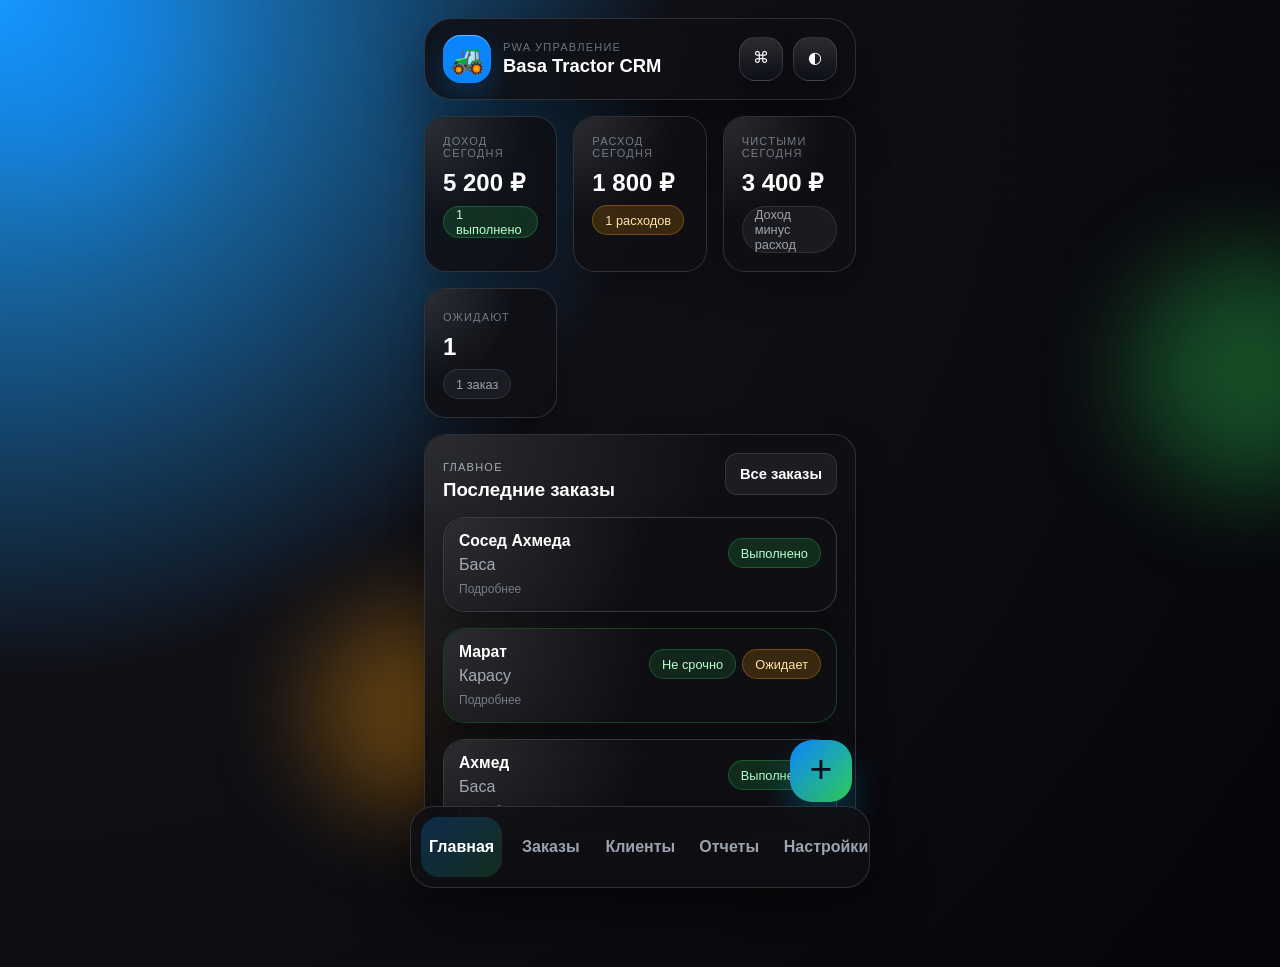
<file: index.html>
<!DOCTYPE html>
<html lang="ru">
  <head>
    <meta charset="UTF-8" />
    <meta
      name="viewport"
      content="width=device-width, initial-scale=1, maximum-scale=1, viewport-fit=cover, user-scalable=no"
    />
    <meta name="theme-color" content="#0a84ff" />
    <meta name="apple-mobile-web-app-capable" content="yes" />
    <meta name="apple-mobile-web-app-status-bar-style" content="black-translucent" />
    <meta
      name="description"
      content="PWA для учета клиентов, заказов, расходов, прибыли и отчетов для услуг мини-трактора."
    />
    <link rel="manifest" href="./manifest.webmanifest" />
    <link rel="icon" href="./assets/icon-192.svg" type="image/svg+xml" />
    <link rel="apple-touch-icon" href="./assets/icon-192.svg" />
    <link rel="stylesheet" href="./styles.css" />
    <title>Basa Tractor CRM</title>
  </head>
  <body>
    <div class="app-shell">
      <div class="ambient-backdrop" aria-hidden="true">
        <div class="ambient ambient-blue"></div>
        <div class="ambient ambient-green"></div>
        <div class="ambient ambient-amber"></div>
        <div class="grid-overlay"></div>
      </div>

      <header class="topbar glass-panel">
        <div class="brand-block">
          <div class="brand-mark">🚜</div>
          <div class="brand-copy">
            <p class="eyebrow">PWA Управление</p>
            <h1>Basa Tractor CRM</h1>
          </div>
        </div>

        <div class="topbar-actions">
          <button id="headerCalculatorButton" class="icon-button" type="button" aria-label="Открыть калькулятор">
            <span>⌘</span>
          </button>
          <button id="themeToggleButton" class="icon-button" type="button" aria-label="Сменить тему">
            <span>◐</span>
          </button>
        </div>
      </header>

      <main id="appContent" class="app-content" aria-live="polite"></main>

      <button id="quickAddButton" class="quick-add-button" type="button" aria-label="Быстрое добавление">
        <span>+</span>
      </button>

      <nav class="bottom-nav glass-panel" aria-label="Основная навигация">
        <button class="nav-item is-active" data-screen="home" type="button">
          <span>Главная</span>
        </button>
        <button class="nav-item" data-screen="orders" type="button">
          <span>Заказы</span>
        </button>
        <button class="nav-item" data-screen="clients" type="button">
          <span>Клиенты</span>
        </button>
        <button class="nav-item" data-screen="reports" type="button">
          <span>Отчеты</span>
        </button>
        <button class="nav-item" data-screen="settings" type="button">
          <span>Настройки</span>
        </button>
      </nav>
    </div>

    <div id="sheetRoot" class="sheet-root" aria-live="polite"></div>
    <div id="toastRoot" class="toast-root" aria-live="assertive" aria-atomic="true"></div>

    <template id="sheetTemplate">
      <section class="sheet-backdrop" role="presentation">
        <div class="sheet-panel glass-panel" role="dialog" aria-modal="true">
          <div class="sheet-handle" aria-hidden="true"></div>
          <div class="sheet-header">
            <div>
              <p class="sheet-kicker"></p>
              <h2 class="sheet-title"></h2>
            </div>
            <button class="icon-button sheet-close" type="button" aria-label="Закрыть">
              <span>✕</span>
            </button>
          </div>
          <div class="sheet-body"></div>
        </div>
      </section>
    </template>

    <script type="module" src="./src/app.js"></script>
  </body>
</html>
</file>
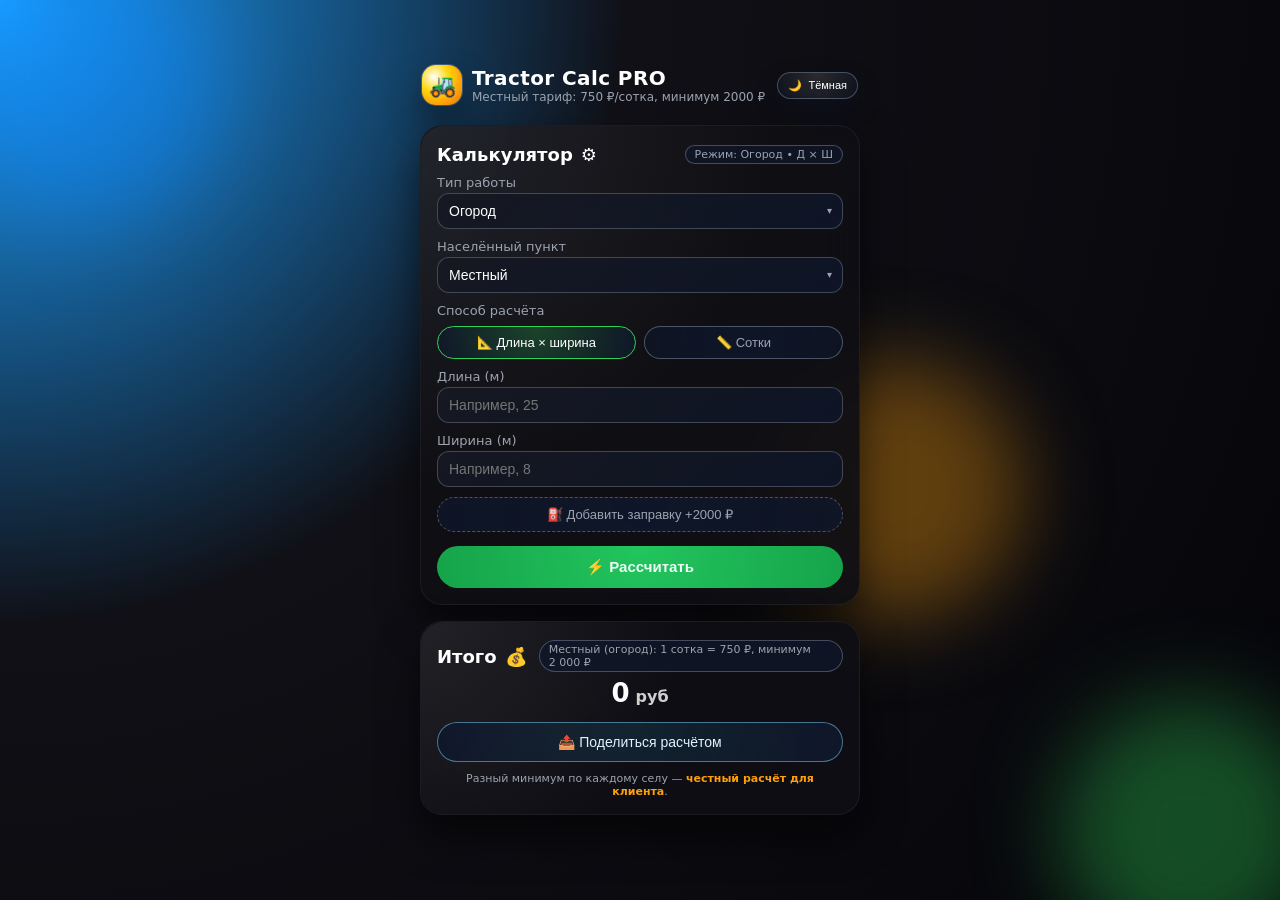
<file: calculator-embedded.html>
<!DOCTYPE html>
<html lang="ru">
<head>
  <meta charset="UTF-8" />
  <meta name="viewport" content="width=device-width, initial-scale=1.0" />
  <title>Tractor Calc PRO</title>
  <style>
    :root { --bg-gradient: radial-gradient(circle at top left, #1b9fff 0%, #101016 40%, #050509 100%); --card-bg: rgba(15, 15, 20, 0.92); --card-border: rgba(255, 255, 255, 0.06); --accent: #30d158; --accent-soft: rgba(48, 209, 88, 0.25); --accent-3: #ff9f0a; --accent-3-soft: rgba(255, 159, 10, 0.2); --text-main: #ffffff; --text-muted: #9ca3af; --input-bg: rgba(22, 24, 34, 0.95); --input-border: rgba(148, 163, 184, 0.35); --shadow-soft: 0 20px 40px rgba(0, 0, 0, 0.55); --radius-lg: 22px; }
    body.light-theme { --bg-gradient: radial-gradient(circle at top left, #e0f2fe 0%, #f9fafb 40%, #e5e7eb 100%); --card-bg: rgba(255, 255, 255, 0.98); --card-border: rgba(15, 23, 42, 0.06); --text-main: #111827; --text-muted: #6b7280; --input-bg: rgba(243, 244, 246, 0.98); --input-border: rgba(148, 163, 184, 0.45); --shadow-soft: 0 18px 35px rgba(15, 23, 42, 0.2); }
    * { box-sizing: border-box; -webkit-tap-highlight-color: transparent; }
    body { margin: 0; font-family: system-ui, -apple-system, BlinkMacSystemFont, "Segoe UI", sans-serif; background: #050509; background-image: var(--bg-gradient); color: var(--text-main); min-height: 100vh; display: flex; justify-content: center; align-items: stretch; padding: 14px 10px 22px; overflow-x: hidden; }
    .bg-ornament { position: fixed; inset: 0; pointer-events: none; z-index: -1; overflow: hidden; }
    .bg-blob { position: absolute; width: 260px; height: 260px; border-radius: 50%; filter: blur(40px); opacity: 0.35; mix-blend-mode: screen; animation: float 12s infinite ease-in-out; }
    .bg-blob:nth-child(1) { top: -40px; left: -40px; background: #0a84ff; }
    .bg-blob:nth-child(2) { bottom: -60px; right: -40px; background: #30d158; animation-delay: 2s; }
    .bg-blob:nth-child(3) { top: 40%; right: 20%; background: #ff9f0a; animation-delay: 4s; }
    @keyframes float { 0% { transform: translate3d(0, 0, 0) scale(1); } 50% { transform: translate3d(10px, -18px, 0) scale(1.05); } 100% { transform: translate3d(0, 0, 0) scale(1); } }
    .app { width: 100%; max-width: 440px; margin: auto; position: relative; }
    .app-header { display: flex; align-items: center; justify-content: space-between; margin-bottom: 16px; padding: 4px 2px; }
    .logo-wrap { display: flex; align-items: center; gap: 10px; }
    .logo-icon { width: 40px; height: 40px; border-radius: 14px; background: radial-gradient(circle at 30% 30%, #ffffff 0, #ffd60a 38%, #ff9f0a 70%, #d97706 100%); box-shadow: 0 0 0 1px rgba(248, 250, 252, 0.2), 0 18px 35px rgba(0, 0, 0, 0.4); display: flex; align-items: center; justify-content: center; color: #111827; font-size: 22px; }
    .logo-text h1 { font-size: 20px; margin: 0; letter-spacing: 0.02em; }
    .logo-sub { font-size: 12px; color: var(--text-muted); }
    .theme-toggle { border-radius: 999px; padding: 6px 10px; border: 1px solid rgba(148, 163, 184, 0.4); background: radial-gradient(circle at top, rgba(255, 255, 255, 0.12), rgba(15, 23, 42, 0.42)); color: var(--text-main); display: flex; align-items: center; gap: 6px; font-size: 11px; cursor: pointer; box-shadow: 0 10px 22px rgba(15, 23, 42, 0.4); }
    .card { background: var(--card-bg); border-radius: var(--radius-lg); padding: 18px 16px 16px; margin-bottom: 16px; box-shadow: var(--shadow-soft); border: 1px solid var(--card-border); backdrop-filter: blur(20px); position: relative; overflow: hidden; }
    .card::before { content: ""; position: absolute; inset: 0; border-radius: inherit; background: radial-gradient(circle at top left, rgba(250, 250, 250, 0.12), transparent 55%); opacity: 0.7; pointer-events: none; }
    .card-main, .result-wrap { position: relative; z-index: 1; }
    .card-header { display: flex; justify-content: space-between; align-items: center; margin-bottom: 10px; gap: 12px; }
    .card-header h2 { margin: 0; font-size: 18px; display: flex; align-items: center; gap: 8px; }
    .pill { font-size: 11px; padding: 2px 9px; border-radius: 999px; border: 1px solid rgba(148, 163, 184, 0.4); background: rgba(15, 23, 42, 0.75); color: var(--text-muted); }
    label { display: block; font-size: 13px; margin-top: 10px; margin-bottom: 3px; color: var(--text-muted); }
    select, input[type="number"] { width: 100%; padding: 9px 11px; border-radius: 12px; border: 1px solid var(--input-border); background: linear-gradient(135deg, var(--input-bg), rgba(15, 23, 42, 0.85)); color: var(--text-main); font-size: 14px; outline: none; appearance: none; }
    .select-wrap { position: relative; }
    .select-wrap::after { content: "▾"; position: absolute; right: 11px; top: 50%; transform: translateY(-52%); font-size: 10px; color: var(--text-muted); pointer-events: none; }
    .switch { display: flex; gap: 8px; margin-top: 8px; }
    .chip-btn, .toggle-btn-extra, .btn-main, .btn-share { width: 100%; cursor: pointer; border-radius: 999px; }
    .chip-btn { flex: 1; padding: 8px 10px; border: 1px solid rgba(148, 163, 184, 0.45); background: radial-gradient(circle at top, rgba(15, 23, 42, 0.9), rgba(15, 23, 42, 0.7)); color: var(--text-muted); font-size: 13px; }
    .chip-btn.active { background: radial-gradient(circle at top, var(--accent-soft), rgba(15, 23, 42, 0.9)); border-color: var(--accent); color: var(--text-main); }
    .toggle-btn-extra { margin-top: 10px; padding: 9px 11px; border: 1px dashed rgba(148, 163, 184, 0.45); background: radial-gradient(circle at top, rgba(15, 23, 42, 0.95), rgba(15, 23, 42, 0.8)); color: var(--text-muted); font-size: 13px; }
    .toggle-btn-extra.active { border-style: solid; border-color: var(--accent-3); background: radial-gradient(circle at top, var(--accent-3-soft), rgba(15, 23, 42, 0.95)); color: #fef9c3; }
    .btn-main { margin-top: 14px; padding: 12px 14px; border: none; background: radial-gradient(circle at top, #22c55e, #16a34a); color: #ecfdf5; font-size: 15px; font-weight: 600; }
    .btn-share { margin-top: 10px; padding: 11px 14px; border: 1px solid rgba(125, 211, 252, 0.5); background: radial-gradient(circle at top, rgba(56, 189, 248, 0.12), rgba(15, 23, 42, 0.96)); color: #e0f2fe; font-size: 14px; }
    .result { text-align: center; font-size: 26px; font-weight: 700; margin-bottom: 4px; display: flex; align-items: baseline; justify-content: center; gap: 6px; }
    .result-anim { animation: popIn 0.25s ease-out; }
    @keyframes popIn { 0% { transform: scale(0.9) translateY(4px); opacity: 0; } 100% { transform: scale(1) translateY(0); opacity: 1; } }
    .result span.currency { font-size: 16px; font-weight: 600; opacity: 0.8; }
    .small { text-align: center; font-size: 12px; color: var(--text-muted); margin-top: 4px; white-space: pre-line; }
    .tagline { font-size: 11px; text-align: center; margin-top: 10px; color: var(--text-muted); }
    .tagline span { color: var(--accent-3); font-weight: 600; }
  </style>
</head>
<body>
  <div class="bg-ornament"><div class="bg-blob"></div><div class="bg-blob"></div><div class="bg-blob"></div></div>
  <div class="app">
    <header class="app-header">
      <div class="logo-wrap">
        <div class="logo-icon" id="logoIcon">🚜</div>
        <div class="logo-text">
          <h1>Tractor Calc PRO</h1>
          <div class="logo-sub" id="logoSub">Быстрый расчёт вспашки</div>
        </div>
      </div>
      <button class="theme-toggle" id="themeToggle"><span id="themeEmoji">🌙</span><span id="themeLabel">Тёмная</span></button>
    </header>
    <div class="card">
      <div class="card-main">
        <div class="card-header"><h2>Калькулятор <span>⚙️</span></h2><div class="pill" id="modeHint">Режим: Огород • Д × Ш</div></div>
        <label>Тип работы</label>
        <div class="select-wrap"><select id="type" onchange="updateHints()"><option value="ogorod">Огород</option><option value="parnik">Парник</option></select></div>
        <label>Населённый пункт</label>
        <div class="select-wrap">
          <select id="city" onchange="updateHints()">
            <option value="mestniy" data-min-price="2000">Местный</option>
            <option value="grozny" data-min-price="5000">Грозный</option>
            <option value="gudermes" data-min-price="5000">Гудермес</option>
            <option value="kurchaloy" data-min-price="3500">Курчалой</option>
            <option value="shali" data-min-price="4000">Шали</option>
            <option value="avtury" data-min-price="3000">Автуры</option>
            <option value="djalka" data-min-price="4000">Джалка</option>
            <option value="argun" data-min-price="4000">Аргун</option>
            <option value="urus-martan" data-min-price="6000">Урус-Мартан</option>
            <option value="achkhoi-martan" data-min-price="8000">Ачхой-Мартан</option>
            <option value="starye-atagi" data-min-price="5000">Старые Атаги</option>
            <option value="novye-atagi" data-min-price="4000">Новые Атаги</option>
            <option value="bachi-yurt" data-min-price="4000">Бачи-Юрт</option>
          </select>
        </div>
        <label>Способ расчёта</label>
        <div class="switch">
          <button id="btnSize" class="chip-btn active" onclick="setMode('size')" type="button">📐 Длина × ширина</button>
          <button id="btnSotki" class="chip-btn" onclick="setMode('sotki')" type="button">📏 Сотки</button>
        </div>
        <div id="sizeBlock">
          <label>Длина (м)</label>
          <input type="number" id="length" min="0" inputmode="decimal" placeholder="Например, 25" />
          <label>Ширина (м)</label>
          <input type="number" id="width" min="0" inputmode="decimal" placeholder="Например, 8" />
        </div>
        <div id="sotkiBlock" style="display:none">
          <label>Сотки</label>
          <input type="number" id="sotki" min="0" step="0.01" inputmode="decimal" placeholder="Например, 6" />
        </div>
        <button id="fuelBtn" class="toggle-btn-extra" onclick="toggleFuel()" type="button">⛽ Добавить заправку +2000 ₽</button>
        <button class="btn-main" onclick="calc()" type="button">⚡ Рассчитать</button>
      </div>
    </div>
    <div class="card">
      <div class="result-wrap">
        <div class="card-header" style="margin-bottom:6px;"><h2>Итого <span>💰</span></h2><div class="pill" id="priceHint">1 сотка = 1000 ₽ (минимум по городу)</div></div>
        <div class="result" id="result">0 <span class="currency">руб</span></div>
        <div class="small" id="details"></div>
        <button class="btn-share" onclick="share()" type="button">📤 Поделиться расчётом</button>
        <div class="tagline" id="tagline">Точный расчёт <span>за пару секунд</span> — удобно для клиента.</div>
      </div>
    </div>
  </div>
  <script>
    let mode='size'; let fuel=false; let lastText=''; let theme='dark';
    const modeHintEl=document.getElementById('modeHint'); const logoSubEl=document.getElementById('logoSub'); const priceHintEl=document.getElementById('priceHint'); const taglineEl=document.getElementById('tagline'); const resultEl=document.getElementById('result'); const themeToggleBtn=document.getElementById('themeToggle'); const themeEmojiEl=document.getElementById('themeEmoji'); const themeLabelEl=document.getElementById('themeLabel'); const logoIconEl=document.getElementById('logoIcon');
    function updateHints(){const type=document.getElementById('type').value; const citySelect=document.getElementById('city'); const cityOption=citySelect.options[citySelect.selectedIndex]; const cityName=cityOption.textContent.trim(); const minPrice=Number(cityOption.dataset.minPrice||0); const cityValue=cityOption.value; const isLocal=cityValue==='mestniy'; logoSubEl.textContent=type==='ogorod'?(isLocal?'Местный тариф: 750 ₽/сотка, минимум 2000 ₽':`Огород • ${cityName}`):(isLocal?'Парник (местный): 900 ₽/сотка, минимум 2000 ₽':`Парник • ${cityName}`); modeHintEl.textContent=`Режим: ${type==='ogorod'?'Огород':'Парник'} • ${mode==='size'?'Д × Ш':'Сотки'}`; priceHintEl.textContent=type==='ogorod'?`${cityName} (огород): ${isLocal?'1 сотка = 750 ₽':'1 сотка = 1000 ₽'}, минимум ${minPrice.toLocaleString('ru-RU')} ₽`:`${cityName} (парник): ${isLocal?'1 сотка = 900 ₽':'1 сотка = 1200 ₽'}, минимум ${minPrice.toLocaleString('ru-RU')} ₽`; taglineEl.innerHTML=type==='ogorod'?'Разный минимум по каждому селу — <span>честный расчёт для клиента</span>.':'Парник дороже за сотку, но минимум как у огорода — <span>понятный тариф</span>.';}
    function setMode(nextMode){mode=nextMode; document.getElementById('sizeBlock').style.display=mode==='size'?'block':'none'; document.getElementById('sotkiBlock').style.display=mode==='sotki'?'block':'none'; document.getElementById('btnSize').classList.toggle('active',mode==='size'); document.getElementById('btnSotki').classList.toggle('active',mode==='sotki'); updateHints();}
    function toggleFuel(){fuel=!fuel; document.getElementById('fuelBtn').classList.toggle('active',fuel);}
    function getSotki(){if(mode==='size'){const length=+document.getElementById('length').value||0; const width=+document.getElementById('width').value||0; return (length*width)/100;} return +document.getElementById('sotki').value||0;}
    function animateResult(){resultEl.classList.remove('result-anim'); void resultEl.offsetWidth; resultEl.classList.add('result-anim');}
    function calc(){const type=document.getElementById('type').value; const citySelect=document.getElementById('city'); const cityOption=citySelect.options[citySelect.selectedIndex]; const cityName=cityOption.textContent.trim(); const cityValue=cityOption.value; const minPrice=Number(cityOption.dataset.minPrice||0); const sotki=getSotki(); let total=0; if(sotki<=0){resultEl.innerHTML='0 <span class="currency">руб</span>'; document.getElementById('details').innerText='Укажите площадь (длину и ширину или количество соток).'; lastText=''; return;} const isLocal=cityValue==='mestniy'; if(type==='ogorod'){total=sotki*(isLocal?750:1000); total=Math.max(total,isLocal?2000:minPrice);} else {total=sotki*(isLocal?900:1200); total=Math.max(total,isLocal?2000:minPrice);} if(fuel) total+=2000; const rounded=Math.round(total); resultEl.innerHTML=`${rounded.toLocaleString('ru-RU')} <span class="currency">руб</span>`; animateResult(); lastText=`Тип: ${type==='ogorod'?'Огород':'Парник'}\nНас. пункт: ${cityName}\nПлощадь: ${sotki.toFixed(2)} сот.\nИтого: ${rounded.toLocaleString('ru-RU')} ₽${fuel?' + заправка 2000 ₽':''}`; document.getElementById('details').innerText=lastText;}
    async function share(){if(!lastText){alert('Сначала выполните расчёт.'); return;} if(navigator.share){await navigator.share({title:'Расчёт трактора',text:lastText}); return;} if(navigator.clipboard&&navigator.clipboard.writeText){await navigator.clipboard.writeText(lastText); alert('Скопировано в буфер обмена!'); return;} alert('Поделиться не удалось: нет поддержки API.');}
    function toggleTheme(){theme=theme==='dark'?'light':'dark'; document.body.classList.toggle('light-theme',theme==='light'); themeEmojiEl.textContent=theme==='light'?'☀️':'🌙'; themeLabelEl.textContent=theme==='light'?'Светлая':'Тёмная'; logoIconEl.textContent='🚜';}
    themeToggleBtn.addEventListener('click',toggleTheme); setMode('size'); updateHints();
  </script>
</body>
</html>
</file>
<file: styles.css>
:root {
  color-scheme: dark;
  --bg: #050509;
  --bg-gradient: radial-gradient(circle at top left, #1b9fff 0%, #101016 42%, #050509 100%);
  --panel: rgba(15, 15, 20, 0.88);
  --panel-strong: rgba(14, 16, 24, 0.96);
  --panel-border: rgba(255, 255, 255, 0.14);
  --text-primary: #ffffff;
  --text-secondary: #9ca3af;
  --text-dim: #6b7280;
  --accent: #30d158;
  --accent-soft: rgba(48, 209, 88, 0.18);
  --accent-blue: #0a84ff;
  --accent-blue-soft: rgba(10, 132, 255, 0.16);
  --accent-amber: #ff9f0a;
  --accent-amber-soft: rgba(255, 159, 10, 0.18);
  --danger: #ff5f57;
  --danger-soft: rgba(255, 95, 87, 0.18);
  --success-soft: rgba(48, 209, 88, 0.16);
  --shadow-xl: 0 26px 60px rgba(0, 0, 0, 0.42);
  --shadow-lg: 0 16px 34px rgba(0, 0, 0, 0.28);
  --radius-xl: 28px;
  --radius-lg: 22px;
  --radius-md: 16px;
  --radius-sm: 12px;
  --content-width: 460px;
  --transition-fast: 180ms ease;
  --transition-mid: 260ms ease;
  --font-display: "SF Pro Display", "Segoe UI", "Helvetica Neue", sans-serif;
  --font-body: "SF Pro Text", "Segoe UI", "Helvetica Neue", sans-serif;
}

body.light-theme {
  color-scheme: light;
  --bg: #edf4ff;
  --bg-gradient: radial-gradient(circle at top left, #9fd6ff 0%, #f8fbff 42%, #e5edf7 100%);
  --panel: rgba(255, 255, 255, 0.84);
  --panel-strong: rgba(255, 255, 255, 0.97);
  --panel-border: rgba(15, 23, 42, 0.14);
  --text-primary: #111827;
  --text-secondary: #4b5563;
  --text-dim: #6b7280;
  --shadow-xl: 0 24px 46px rgba(15, 23, 42, 0.12);
  --shadow-lg: 0 14px 28px rgba(15, 23, 42, 0.1);
}

* {
  box-sizing: border-box;
  -webkit-tap-highlight-color: transparent;
}

html,
body {
  width: 100%;
  min-width: 320px;
  overflow-x: hidden;
}

body {
  margin: 0;
  font-family: var(--font-body);
  background: var(--bg);
  background-image: var(--bg-gradient);
  color: var(--text-primary);
  min-height: 100vh;
  overscroll-behavior-y: contain;
}

button,
input,
select,
textarea {
  font: inherit;
}

button {
  cursor: pointer;
}

img,
svg {
  max-width: 100%;
}

.app-shell {
  position: relative;
  width: min(100%, var(--content-width));
  margin: 0 auto;
  min-height: 100vh;
  padding: max(18px, env(safe-area-inset-top)) 14px calc(114px + env(safe-area-inset-bottom));
}

.ambient-backdrop {
  position: fixed;
  inset: 0;
  overflow: hidden;
  pointer-events: none;
  z-index: -1;
}

.ambient {
  position: absolute;
  border-radius: 999px;
  filter: blur(50px);
  opacity: 0.34;
  animation: floaty 15s ease-in-out infinite;
}

.ambient-blue {
  top: -80px;
  left: -70px;
  width: 260px;
  height: 260px;
  background: var(--accent-blue);
}

.ambient-green {
  right: -90px;
  top: 28%;
  width: 240px;
  height: 240px;
  background: var(--accent);
  animation-delay: 2.8s;
}

.ambient-amber {
  bottom: 10%;
  left: 24%;
  width: 200px;
  height: 200px;
  background: var(--accent-amber);
  animation-delay: 4.6s;
}

.grid-overlay {
  position: absolute;
  inset: 0;
  background-image:
    linear-gradient(rgba(255, 255, 255, 0.03) 1px, transparent 1px),
    linear-gradient(90deg, rgba(255, 255, 255, 0.03) 1px, transparent 1px);
  background-size: 22px 22px;
  mask-image: linear-gradient(to bottom, rgba(0, 0, 0, 0.26), transparent 85%);
}

@keyframes floaty {
  0%,
  100% {
    transform: translate3d(0, 0, 0) scale(1);
  }
  50% {
    transform: translate3d(12px, -20px, 0) scale(1.04);
  }
}

.glass-panel {
  background: var(--panel);
  border: 1px solid var(--panel-border);
  box-shadow: var(--shadow-xl);
  backdrop-filter: blur(24px);
}

.topbar {
  display: flex;
  align-items: center;
  justify-content: space-between;
  padding: 16px 18px;
  border-radius: var(--radius-xl);
  margin-bottom: 16px;
}

.brand-block {
  display: flex;
  align-items: center;
  gap: 12px;
}

.brand-mark {
  width: 48px;
  height: 48px;
  border-radius: 18px;
  display: grid;
  place-items: center;
  font-weight: 700;
  font-size: 1.75rem;
  color: #ffffff;
  background: #0a84ff;
  box-shadow:
    inset 0 1px 0 rgba(255, 255, 255, 0.4),
    0 12px 28px rgba(10, 132, 255, 0.24);
}

.brand-copy h1,
.page-title h2,
.section-header h3,
.sheet-title,
.hero-card h2,
.metric-card strong,
.report-stat strong {
  font-family: var(--font-display);
}

.brand-copy h1 {
  margin: 2px 0 0;
  font-size: 1.15rem;
}

.eyebrow,
.sheet-kicker,
.muted-label,
.tiny-text {
  margin: 0;
  color: var(--text-dim);
  text-transform: uppercase;
  letter-spacing: 0.11em;
  font-size: 0.69rem;
}

.topbar-actions {
  display: flex;
  gap: 10px;
}

.icon-button,
.chip-button,
.primary-button,
.secondary-button,
.ghost-button,
.whatsapp-button,
.call-button,
.danger-button {
  border: 0;
  transition:
    transform var(--transition-fast),
    box-shadow var(--transition-fast),
    background var(--transition-fast),
    border-color var(--transition-fast);
}

.icon-button {
  width: 44px;
  height: 44px;
  border-radius: 16px;
  color: var(--text-primary);
  background: linear-gradient(180deg, rgba(255, 255, 255, 0.12), rgba(15, 23, 42, 0.18));
  border: 1px solid rgba(148, 163, 184, 0.22);
  display: inline-flex;
  align-items: center;
  justify-content: center;
  padding: 0;
  box-shadow: var(--shadow-lg);
}

.icon-button span,
.quick-add-button span {
  display: inline-flex;
  align-items: center;
  justify-content: center;
  line-height: 1;
  min-width: 1em;
  min-height: 1em;
}

.icon-button span {
  transform: translateY(-1px);
}

.icon-button:active,
.chip-button:active,
.primary-button:active,
.secondary-button:active,
.ghost-button:active,
.danger-button:active,
.quick-add-button:active,
.nav-item:active {
  transform: scale(0.98);
}

.app-content {
  display: flex;
  flex-direction: column;
  gap: 16px;
}

.screen-stack,
.content-stack,
.list-stack,
.stats-grid,
.filters-grid,
.form-grid {
  display: grid;
  gap: 16px;
}

.hero-card,
.section-card,
.metric-card,
.record-card,
.list-card,
.settings-card,
.report-card,
.state-card,
.empty-card {
  position: relative;
  border-radius: var(--radius-lg);
  padding: 18px;
  overflow: hidden;
}

.hero-card::before,
.section-card::before,
.metric-card::before,
.record-card::before,
.list-card::before,
.settings-card::before,
.report-card::before,
.state-card::before,
.empty-card::before,
.sheet-panel::before {
  content: "";
  position: absolute;
  inset: 0;
  border-radius: inherit;
  background: radial-gradient(circle at top left, rgba(255, 255, 255, 0.12), transparent 50%);
  pointer-events: none;
}

.hero-card {
  background:
    linear-gradient(135deg, rgba(10, 132, 255, 0.24), rgba(48, 209, 88, 0.1)),
    var(--panel-strong);
  border: 1px solid rgba(255, 255, 255, 0.08);
  box-shadow: var(--shadow-xl);
}

.hero-card h2 {
  margin: 6px 0 8px;
  font-size: 1.55rem;
}

.hero-card p {
  margin: 0;
  color: var(--text-secondary);
  line-height: 1.5;
}

.hero-actions,
.inline-actions,
.segment-control,
.summary-switcher,
.quick-action-grid,
.settings-actions {
  display: flex;
  gap: 10px;
  flex-wrap: wrap;
}

.source-list {
  display: grid;
  gap: 10px;
}

.source-row {
  display: flex;
  align-items: center;
  justify-content: space-between;
  gap: 10px;
  padding: 10px 12px;
  border-radius: 14px;
  background: rgba(255, 255, 255, 0.045);
  border: 1px solid rgba(148, 163, 184, 0.18);
}

.source-row strong {
  min-width: 0;
  overflow-wrap: anywhere;
}

.chip-button,
.primary-button,
.secondary-button,
.ghost-button,
.whatsapp-button,
.call-button,
.danger-button {
  display: inline-flex;
  align-items: center;
  justify-content: center;
  gap: 7px;
  min-height: 42px;
  padding: 0 14px;
  border-radius: 12px;
  font-weight: 600;
  font-size: 0.92rem;
  text-align: center;
  text-decoration: none;
  line-height: 1.1;
  white-space: nowrap;
}

.record-details .inline-actions {
  display: grid;
  grid-template-columns: repeat(2, minmax(0, 1fr));
  gap: 8px;
}

.record-details .inline-actions > * {
  width: 100%;
  min-width: 0;
}

.chip-button {
  color: var(--text-primary);
  background: rgba(255, 255, 255, 0.08);
  border: 1px solid rgba(148, 163, 184, 0.22);
}

.chip-button.is-active {
  background: linear-gradient(135deg, rgba(10, 132, 255, 0.24), rgba(48, 209, 88, 0.18));
  border-color: rgba(48, 209, 88, 0.32);
}

.primary-button {
  color: #06111c;
  background: linear-gradient(135deg, #5eead4, #86efac);
  box-shadow: 0 12px 24px rgba(21, 163, 159, 0.18);
}

.secondary-button {
  color: var(--text-primary);
  background: linear-gradient(180deg, rgba(255, 159, 10, 0.18), rgba(255, 159, 10, 0.08));
  border: 1px solid rgba(255, 159, 10, 0.22);
}

.ghost-button {
  color: var(--text-primary);
  background: rgba(255, 255, 255, 0.06);
  border: 1px solid rgba(148, 163, 184, 0.18);
}

.whatsapp-button {
  color: #c9fdd9;
  background: rgba(34, 197, 94, 0.14);
  border: 1px solid rgba(34, 197, 94, 0.3);
}

.call-button {
  color: #bae6fd;
  background: rgba(14, 165, 233, 0.14);
  border: 1px solid rgba(56, 189, 248, 0.3);
}

.ghost-button:disabled {
  cursor: not-allowed;
  opacity: 0.55;
}

.ghost-button.is-active {
  background: rgba(10, 132, 255, 0.2);
  border-color: rgba(10, 132, 255, 0.42);
}

.danger-button {
  color: #fecaca;
  background: rgba(255, 95, 87, 0.1);
  border: 1px solid rgba(255, 95, 87, 0.2);
}

body.light-theme .danger-button {
  color: #9f1239;
  background: rgba(244, 63, 94, 0.14);
  border-color: rgba(225, 29, 72, 0.34);
}

body.light-theme .whatsapp-button {
  color: #166534;
  background: rgba(34, 197, 94, 0.12);
  border-color: rgba(22, 163, 74, 0.28);
}

body.light-theme .call-button {
  color: #075985;
  background: rgba(14, 165, 233, 0.12);
  border-color: rgba(2, 132, 199, 0.26);
}

.page-header,
.section-header,
.record-header,
.settings-header,
.report-header {
  display: flex;
  align-items: flex-start;
  justify-content: space-between;
  gap: 12px;
}

.page-title h2,
.section-header h3,
.sheet-title {
  margin: 4px 0 0;
}

.page-title p,
.section-header p,
.record-subtitle,
.settings-card p,
.report-card p {
  margin: 6px 0 0;
  color: var(--text-secondary);
  line-height: 1.45;
}

.stats-grid {
  grid-template-columns: repeat(2, minmax(0, 1fr));
}

.metric-card,
.state-card,
.record-card,
.list-card,
.section-card,
.settings-card,
.report-card,
.empty-card {
  background: var(--panel);
  border: 1px solid var(--panel-border);
  box-shadow: var(--shadow-lg);
}

.metric-card .muted-label,
.report-stat .muted-label {
  display: inline-block;
  margin-bottom: 10px;
}

.metric-card strong,
.report-stat strong {
  display: block;
  font-size: 1.5rem;
  margin-bottom: 8px;
}

.metric-meta,
.record-meta,
.field-hint,
.pill-row,
.details-grid,
.order-stats,
.report-grid,
.settings-list,
.client-summary,
.status-row,
.history-list,
.expense-list {
  display: grid;
  gap: 10px;
}

.metric-meta span,
.record-meta span,
.info-pill,
.tiny-pill,
.badge,
.status-badge {
  display: inline-flex;
  align-items: center;
  justify-content: center;
  gap: 6px;
  min-height: 30px;
  width: fit-content;
  border-radius: 999px;
  padding: 0 12px;
  font-size: 0.8rem;
  border: 1px solid rgba(148, 163, 184, 0.16);
  color: var(--text-secondary);
  background: rgba(255, 255, 255, 0.05);
}

.status-badge.status-done {
  color: #b8ffd0;
  background: var(--success-soft);
  border-color: rgba(48, 209, 88, 0.28);
}

.status-badge.status-pending {
  color: #ffe0a6;
  background: var(--accent-amber-soft);
  border-color: rgba(255, 159, 10, 0.3);
}

.status-badge.status-cancelled {
  color: #ffd0cc;
  background: var(--danger-soft);
  border-color: rgba(255, 95, 87, 0.24);
}

body.light-theme .status-badge.status-done {
  color: #096b2f;
  background: rgba(34, 197, 94, 0.18);
  border-color: rgba(22, 163, 74, 0.34);
}

body.light-theme .status-badge.status-pending {
  color: #8a4b00;
  background: rgba(245, 158, 11, 0.2);
  border-color: rgba(217, 119, 6, 0.34);
}

body.light-theme .status-badge.status-cancelled {
  color: #9f1239;
  background: rgba(244, 63, 94, 0.16);
  border-color: rgba(225, 29, 72, 0.3);
}

.record-card {
  display: grid;
  gap: 10px;
  padding: 14px 15px;
  border-color: rgba(255, 255, 255, 0.18);
}

.order-card.urgency-urgent {
  border-color: rgba(255, 95, 87, 0.45);
  background: linear-gradient(180deg, rgba(255, 95, 87, 0.12), var(--panel));
}

.order-card.urgency-regular {
  border-color: rgba(48, 209, 88, 0.28);
}

.record-card.is-dragging {
  opacity: 0.82;
  transform: scale(0.99);
  box-shadow: 0 20px 38px rgba(10, 132, 255, 0.18);
  z-index: 3;
}

body.light-theme .record-card {
  border-color: rgba(15, 23, 42, 0.14);
}

body.light-theme .order-card.urgency-urgent {
  border-color: rgba(225, 29, 72, 0.34);
}

body.light-theme .order-card.urgency-regular {
  border-color: rgba(22, 163, 74, 0.28);
}

.record-title-row {
  display: flex;
  align-items: flex-start;
  justify-content: space-between;
  gap: 12px;
}

.record-badges {
  display: inline-flex;
  flex-wrap: wrap;
  justify-content: flex-end;
  gap: 6px;
}

.urgency-badge {
  display: inline-flex;
  align-items: center;
  justify-content: center;
  min-height: 30px;
  width: fit-content;
  border-radius: 999px;
  padding: 0 12px;
  font-size: 0.8rem;
  border: 1px solid rgba(148, 163, 184, 0.16);
}

.urgency-badge.urgency-urgent {
  color: #ffd0cc;
  background: rgba(255, 95, 87, 0.18);
  border-color: rgba(255, 95, 87, 0.34);
}

.urgency-badge.urgency-regular {
  color: #b8ffd0;
  background: rgba(48, 209, 88, 0.12);
  border-color: rgba(48, 209, 88, 0.28);
}

body.light-theme .urgency-badge.urgency-urgent {
  color: #9f1239;
  background: rgba(244, 63, 94, 0.14);
  border-color: rgba(225, 29, 72, 0.3);
}

body.light-theme .urgency-badge.urgency-regular {
  color: #096b2f;
  background: rgba(34, 197, 94, 0.14);
  border-color: rgba(22, 163, 74, 0.28);
}

.order-card-top {
  display: grid;
  grid-template-columns: auto 1fr;
  align-items: start;
  gap: 10px;
}

.order-card-top.is-simple {
  grid-template-columns: 1fr;
}

.order-card-top .record-toggle {
  min-width: 0;
}

.order-drag-handle {
  width: 38px;
  min-width: 38px;
  height: 38px;
  border: 1px solid rgba(148, 163, 184, 0.22);
  border-radius: 14px;
  color: var(--text-secondary);
  background: rgba(255, 255, 255, 0.06);
  cursor: grab;
  touch-action: none;
}

.order-drag-handle:active {
  cursor: grabbing;
}

.order-drop-zone.is-sorting {
  user-select: none;
}

.record-title-row h4,
.list-title,
.report-card h3,
.settings-card h3,
.sheet-body h3 {
  margin: 0;
}

.record-title-row p,
.list-copy,
.field-copy {
  margin: 6px 0 0;
  color: var(--text-secondary);
}

.record-toggle {
  width: 100%;
  padding: 0;
  border: 0;
  background: transparent;
  color: inherit;
  text-align: left;
}

.record-toggle .record-title-row {
  align-items: center;
}

.record-toggle h4 {
  font-size: 0.98rem;
}

.record-details {
  display: grid;
  gap: 10px;
}

.record-card.is-collapsible.is-collapsed .record-details {
  display: none;
}

.record-card.is-collapsible .record-toggle::after {
  content: "Подробнее";
  display: inline-flex;
  align-items: center;
  margin-top: 8px;
  font-size: 0.75rem;
  color: var(--text-dim);
}

.record-card.is-collapsible.is-expanded .record-toggle::after {
  content: "Скрыть";
}

.record-card.is-static .record-toggle::after {
  content: "";
  display: none;
}

.orders-control-bar {
  display: grid;
  gap: 10px;
}

.order-status-tabs {
  overflow-x: auto;
  flex-wrap: nowrap;
  padding-bottom: 2px;
  scrollbar-width: none;
}

.order-status-tabs::-webkit-scrollbar {
  display: none;
}

.order-status-tabs .chip-button {
  flex: 0 0 auto;
}

.order-toolbar-actions {
  justify-content: space-between;
}

.order-toolbar-actions .primary-button,
.order-toolbar-actions .ghost-button {
  flex: 1 1 0;
}

.order-funnel {
  display: grid;
  grid-auto-flow: column;
  grid-auto-columns: minmax(280px, 86%);
  gap: 14px;
  overflow-x: auto;
  padding-bottom: 8px;
  scroll-snap-type: x proximity;
  scrollbar-width: thin;
}

.funnel-list {
  display: grid;
  align-content: start;
  gap: 12px;
  padding: 14px;
  border-radius: var(--radius-lg);
  background: var(--panel);
  border: 1px solid var(--panel-border);
  box-shadow: var(--shadow-lg);
  scroll-snap-align: start;
}

.funnel-header {
  display: flex;
  align-items: center;
  justify-content: space-between;
  gap: 12px;
}

.funnel-header h3 {
  margin: 0;
  font-size: 1rem;
}

.funnel-empty {
  min-height: 54px;
  display: grid;
  place-items: center;
  border-radius: 14px;
  color: var(--text-secondary);
  background: rgba(255, 255, 255, 0.045);
  border: 1px dashed rgba(148, 163, 184, 0.22);
}

.record-data-grid,
.form-grid,
.filters-grid,
.report-grid,
.details-grid,
.client-summary,
.order-stats {
  grid-template-columns: repeat(2, minmax(0, 1fr));
}

.data-item {
  display: grid;
  gap: 5px;
  padding: 10px 12px;
  border-radius: 14px;
  background: rgba(255, 255, 255, 0.045);
  border: 1px solid rgba(148, 163, 184, 0.18);
}

.report-breakdown-item {
  width: 100%;
  color: inherit;
  text-align: left;
  cursor: pointer;
}

.data-item strong {
  font-size: 0.97rem;
}

.quick-action-grid {
  display: grid;
  grid-template-columns: repeat(2, minmax(0, 1fr));
}

.quick-action-card {
  min-height: 118px;
  padding: 16px;
  border-radius: 20px;
  border: 1px solid rgba(148, 163, 184, 0.12);
  background: linear-gradient(180deg, rgba(255, 255, 255, 0.06), rgba(255, 255, 255, 0.03));
  color: var(--text-primary);
  text-align: left;
  box-shadow: var(--shadow-lg);
}

.quick-action-card strong {
  display: block;
  margin-bottom: 6px;
  font-size: 1rem;
}

.section-card {
  display: grid;
  gap: 16px;
}

.search-card {
  position: sticky;
  top: 8px;
  z-index: 2;
}

.search-row,
.filter-row,
.switch-row,
.field,
.field-checkbox,
.empty-card,
.state-card {
  display: grid;
  gap: 8px;
}

.field label,
.field-checkbox label,
.fieldset-title {
  font-size: 0.85rem;
  color: var(--text-secondary);
}

.contact-picker-button {
  justify-content: center;
}

.text-input,
.select-input,
.textarea-input {
  width: 100%;
  min-height: 52px;
  border-radius: 16px;
  border: 1px solid rgba(148, 163, 184, 0.18);
  background: rgba(9, 12, 20, 0.42);
  color: var(--text-primary);
  padding: 14px 15px;
  outline: none;
  transition:
    border-color var(--transition-fast),
    box-shadow var(--transition-fast),
    background var(--transition-fast);
}

body.light-theme .text-input,
body.light-theme .select-input,
body.light-theme .textarea-input {
  background: rgba(239, 244, 251, 0.85);
}

.textarea-input {
  min-height: 112px;
  resize: vertical;
}

.text-input:focus,
.select-input:focus,
.textarea-input:focus {
  border-color: rgba(10, 132, 255, 0.42);
  box-shadow: 0 0 0 4px rgba(10, 132, 255, 0.12);
}

.field-checkbox {
  grid-template-columns: auto 1fr;
  align-items: center;
  background: rgba(255, 255, 255, 0.04);
  border: 1px solid rgba(148, 163, 184, 0.14);
  border-radius: 16px;
  padding: 12px 14px;
}

.field-checkbox input {
  width: 20px;
  height: 20px;
}

.helper-banner,
.calc-placeholder {
  padding: 14px 16px;
  border-radius: 18px;
  border: 1px solid rgba(10, 132, 255, 0.24);
  background: rgba(10, 132, 255, 0.12);
  color: var(--text-primary);
  line-height: 1.5;
}

.calc-placeholder {
  border-color: rgba(255, 159, 10, 0.26);
  background: rgba(255, 159, 10, 0.12);
}

.bottom-nav {
  position: fixed;
  left: 50%;
  bottom: calc(12px + env(safe-area-inset-bottom));
  transform: translateX(-50%);
  width: min(calc(100% - 20px), var(--content-width));
  border-radius: 24px;
  padding: 10px;
  display: grid;
  grid-template-columns: repeat(5, minmax(0, 1fr));
  gap: 8px;
  z-index: 20;
}

.nav-item {
  border: 0;
  min-height: 60px;
  border-radius: 18px;
  background: transparent;
  color: var(--text-secondary);
  font-weight: 600;
  padding: 8px 6px;
}

.nav-item.is-active {
  color: var(--text-primary);
  background: linear-gradient(135deg, rgba(10, 132, 255, 0.24), rgba(48, 209, 88, 0.16));
}

.quick-add-button {
  position: fixed;
  right: max(20px, calc((100vw - min(100%, var(--content-width))) / 2 + 18px));
  bottom: calc(98px + env(safe-area-inset-bottom));
  z-index: 18;
  width: 62px;
  height: 62px;
  border: 0;
  border-radius: 22px;
  background: linear-gradient(135deg, #0a84ff, #30d158);
  color: #03111e;
  font-size: 2rem;
  display: inline-flex;
  align-items: center;
  justify-content: center;
  padding: 0;
  box-shadow: 0 22px 35px rgba(7, 142, 194, 0.34);
}

.quick-add-button span {
  font-family: Arial, Helvetica, sans-serif;
  font-size: 2.45rem;
  transform: translateY(-2px);
}

.sheet-root {
  position: fixed;
  inset: 0;
  pointer-events: none;
  z-index: 30;
}

.sheet-backdrop {
  position: absolute;
  inset: 0;
  pointer-events: auto;
  background: rgba(1, 6, 16, 0.6);
  display: flex;
  align-items: flex-end;
  justify-content: center;
  padding: 20px 12px;
  backdrop-filter: blur(8px);
}

.sheet-panel {
  width: min(100%, var(--content-width));
  max-height: min(92vh, 840px);
  border-radius: 30px;
  padding: 12px 14px 18px;
  overflow: hidden;
  background: var(--panel-strong);
}

.sheet-handle {
  width: 54px;
  height: 5px;
  border-radius: 999px;
  background: rgba(148, 163, 184, 0.28);
  margin: 2px auto 14px;
}

.sheet-header {
  display: flex;
  align-items: flex-start;
  justify-content: space-between;
  gap: 12px;
  padding: 0 4px 10px;
}

.sheet-body {
  max-height: calc(min(92vh, 840px) - 100px);
  overflow-y: auto;
  padding: 4px;
}

.sheet-section {
  display: grid;
  gap: 14px;
  margin-bottom: 18px;
}

.sheet-section:last-child {
  margin-bottom: 0;
}

.sheet-footer {
  position: sticky;
  bottom: 0;
  display: grid;
  gap: 10px;
  padding-top: 12px;
  background: linear-gradient(180deg, rgba(14, 16, 24, 0), rgba(14, 16, 24, 0.96) 40%);
}

.toast-root {
  position: fixed;
  inset: auto 0 calc(110px + env(safe-area-inset-bottom)) 0;
  display: grid;
  justify-items: center;
  gap: 10px;
  z-index: 40;
  pointer-events: none;
}

.toast {
  max-width: min(calc(100% - 24px), 420px);
  background: rgba(5, 16, 28, 0.88);
  color: #f8fafc;
  padding: 14px 16px;
  border-radius: 16px;
  border: 1px solid rgba(148, 163, 184, 0.16);
  box-shadow: var(--shadow-lg);
}

.empty-card,
.state-card {
  justify-items: start;
}

.empty-card h3,
.state-card h3 {
  margin: 0;
}

.divider {
  height: 1px;
  background: rgba(148, 163, 184, 0.12);
  margin: 2px 0;
}

.table-like-list {
  display: grid;
  gap: 10px;
}

.settings-list {
  margin: 0;
  padding: 0;
  list-style: none;
}

.settings-list li {
  padding: 12px 0;
  border-bottom: 1px solid rgba(148, 163, 184, 0.12);
}

.settings-list li:last-child {
  border-bottom: 0;
}

.sr-only {
  position: absolute;
  width: 1px;
  height: 1px;
  padding: 0;
  margin: -1px;
  overflow: hidden;
  clip: rect(0, 0, 0, 0);
  white-space: nowrap;
  border: 0;
}

@media (min-width: 700px) {
  .stats-grid,
  .report-grid,
  .details-grid,
  .form-grid,
  .filters-grid,
  .order-stats,
  .client-summary {
    grid-template-columns: repeat(3, minmax(0, 1fr));
  }

  .quick-action-grid {
    grid-template-columns: repeat(4, minmax(0, 1fr));
  }

  .order-funnel {
    grid-auto-columns: minmax(260px, 1fr);
  }
}

@media (max-width: 480px) {
  .topbar {
    padding: 14px 14px;
  }

  .record-data-grid,
  .details-grid,
  .report-grid,
  .client-summary,
  .order-stats,
  .form-grid,
  .filters-grid {
    grid-template-columns: 1fr;
  }

  .stats-grid,
  .quick-action-grid {
    grid-template-columns: repeat(2, minmax(0, 1fr));
  }

  .sheet-panel {
    border-radius: 28px 28px 24px 24px;
  }

  .nav-item {
    min-height: 58px;
    font-size: 0.76rem;
  }

  .source-row {
    align-items: stretch;
    flex-direction: column;
  }

  .source-row .inline-actions {
    display: grid;
    grid-template-columns: repeat(2, minmax(0, 1fr));
  }
}
</file>
